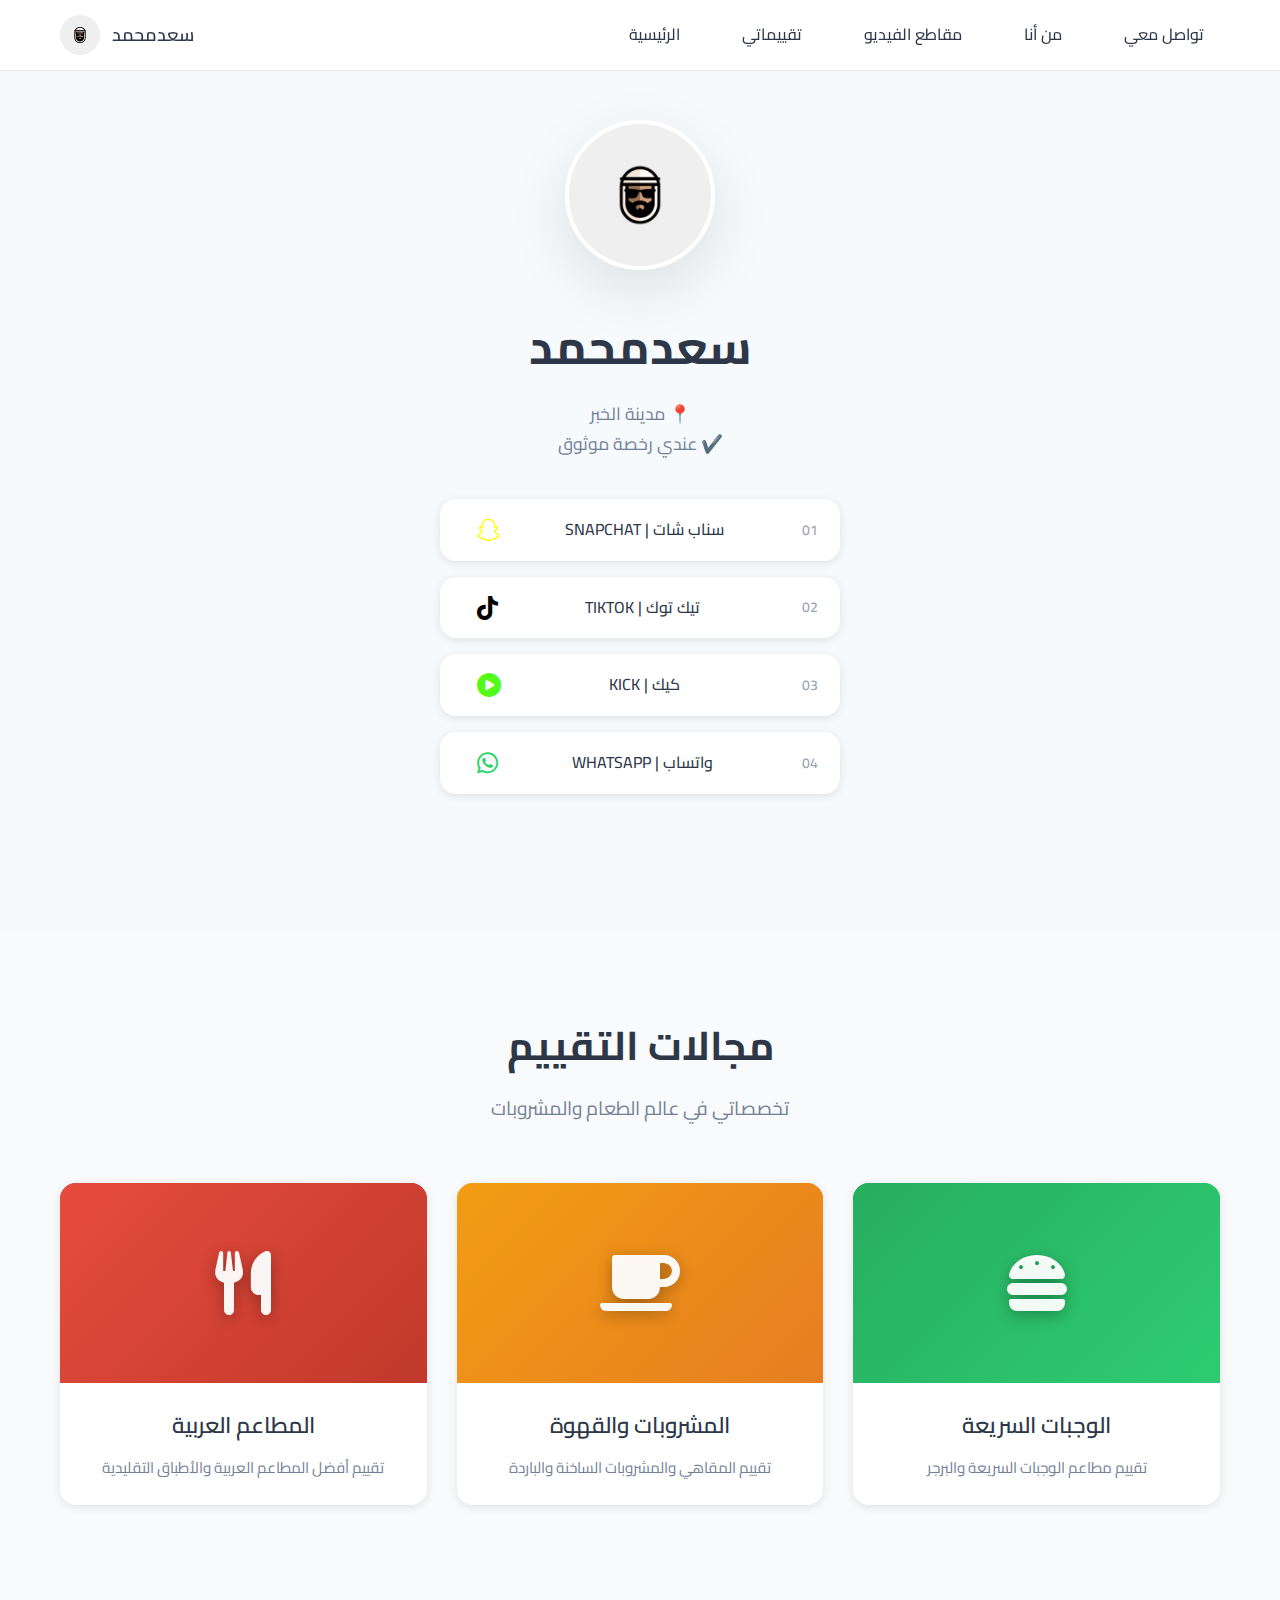
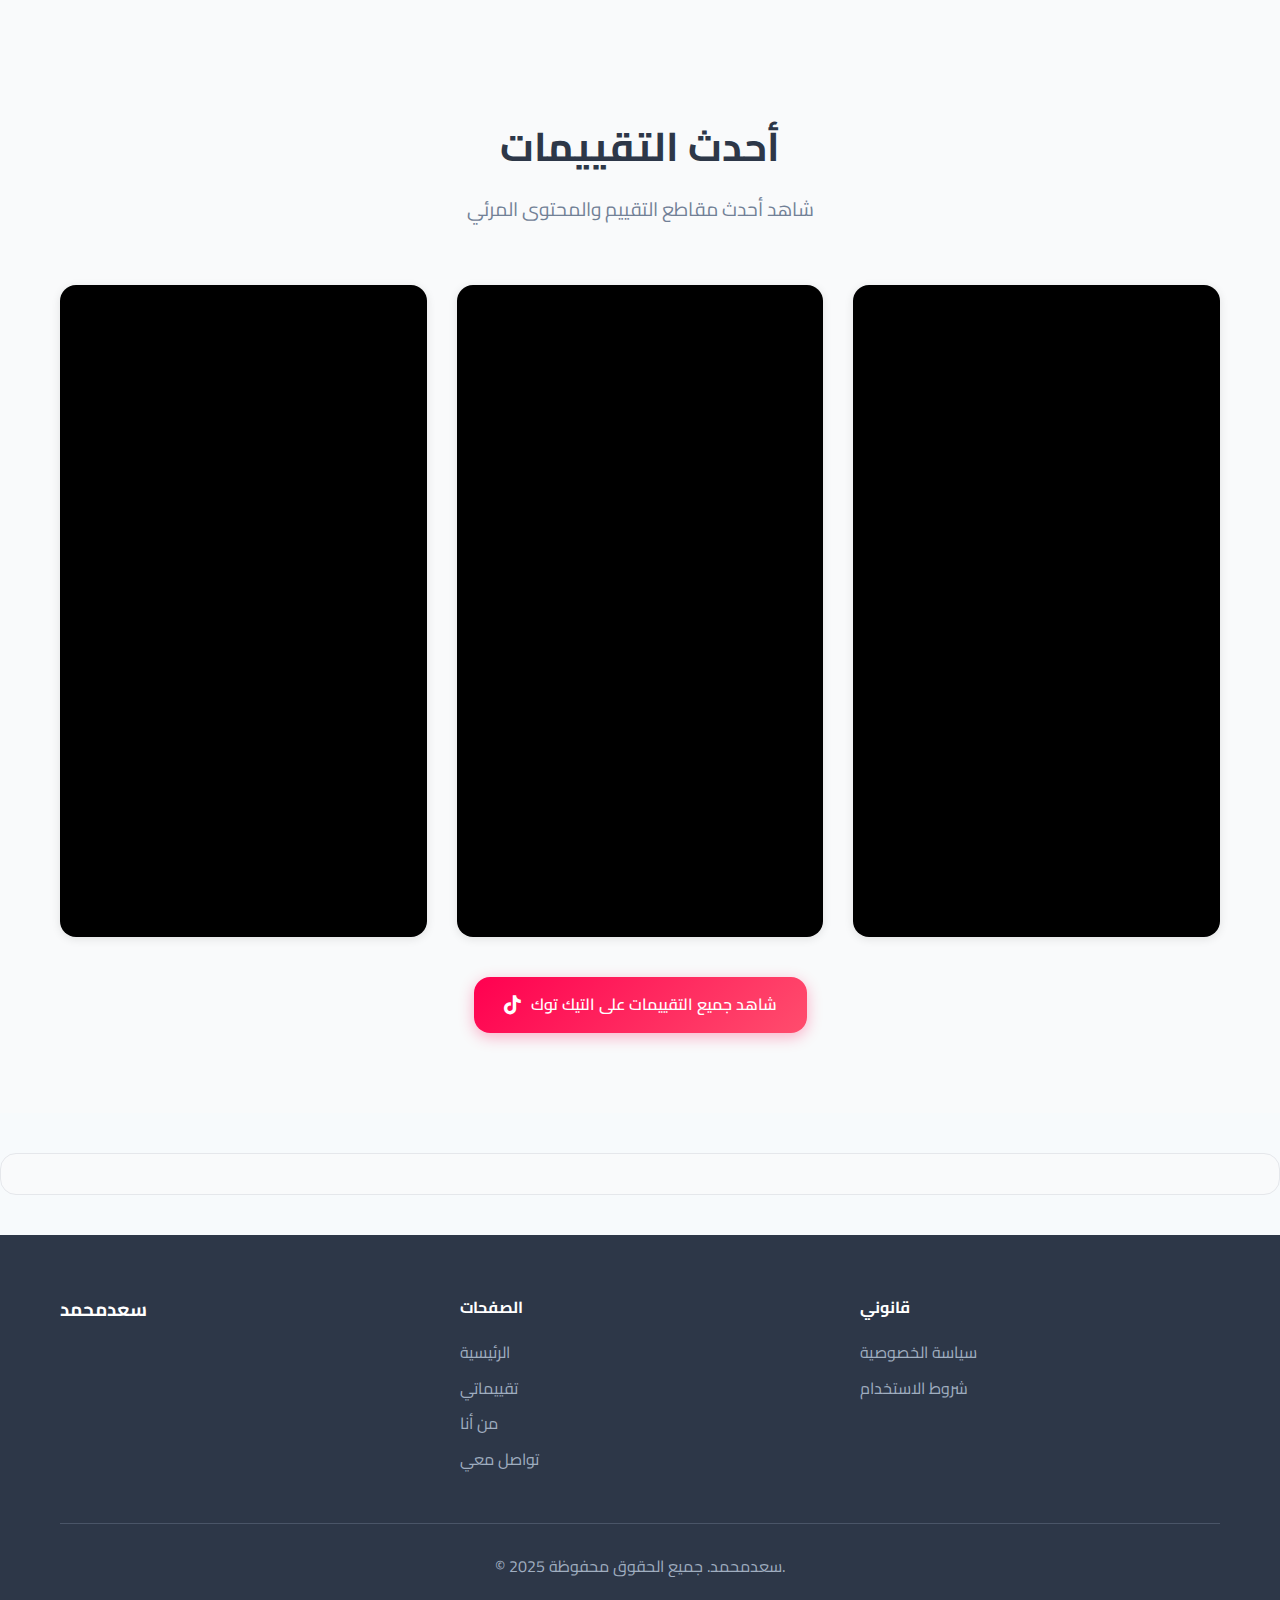
<file: index.html>
<!DOCTYPE html>
<html lang="ar" dir="ltr">
<head>
    <meta charset="UTF-8">
    <meta name="viewport" content="width=device-width, initial-scale=1.0">
    
    <!-- SEO Meta Tags -->
    <title>سعدمحمد</title>
    <meta name="description" content="اكتشف أفضل المطاعم والمشروبات مع سعدمحمد يشارككم تجاربه وتقييماته لأشهى الأطباق وألذ المشروبات">
    <meta name="keywords" content="تقييم طعام, نقد مطاعم, مشروبات, مطاعم, أطباق, سعدمحمد, طعام عربي, مطاعم الرياض">
    <meta name="author" content="سعدمحمد">
    
    <!-- Open Graph Meta Tags -->
    <meta property="og:type" content="website">
    <meta property="og:title" content="سعدمحمد">
    <meta property="og:description" content="اكتشف أفضل المطاعم والمشروبات مع سعدمحمد">
    <meta property="og:image" content="my-profile.jpg">
    <meta property="og:url" content="">
    
    <!-- Twitter Card Meta Tags -->
    <meta name="twitter:card" content="summary_large_image">
    <meta name="twitter:description" content="اكتشف أفضل المطاعم والمشروبات مع سعدمحمد">
    <meta name="twitter:image" content="my-profile.jpg">
    
    <!-- Favicon -->
    <link rel="icon" type="image/x-icon" href="my-profile.jpg">
    
    <!-- PWA Manifest -->
    <link rel="manifest" href="manifest.json">
    <meta name="theme-color" content="#e74c3c">
    <meta name="apple-mobile-web-app-capable" content="yes">
    <meta name="apple-mobile-web-app-status-bar-style" content="default">
    <meta name="apple-mobile-web-app-title" content="سعدمحمد">
    <link rel="apple-touch-icon" href="my-profile.jpg">
    
    <link rel="stylesheet" href="styles.css">
    <link href="https://fonts.googleapis.com/css2?family=Cairo:wght@300;400;500;600;700&display=swap" rel="stylesheet">
    <link rel="stylesheet" href="https://cdnjs.cloudflare.com/ajax/libs/font-awesome/6.0.0/css/all.min.css">
    
    <!-- Google AdSense Script -->
    <script async src="https://pagead2.googlesyndication.com/pagead/js/adsbygoogle.js?client=ca-pub-7261735449940731"
            crossorigin="anonymous"></script>
            
    <!-- Google Analytics (اختياري) -->
    <!-- <script async src="https://www.googletagmanager.com/gtag/js?id=GA_MEASUREMENT_ID"></script>
    <script>
        window.dataLayer = window.dataLayer || [];
        function gtag(){dataLayer.push(arguments);}
        gtag('js', new Date());
        gtag('config', 'GA_MEASUREMENT_ID');
    </script> -->
</head>
<body>
    <!-- Navigation Header -->
    <header class="header">
        <nav class="nav-container">
            <div class="logo">
                <img src="my-profile.jpg" alt="سعدمحمد" class="logo-img">
                <span class="logo-text">سعدمحمد</span>
            </div>
            <ul class="nav-menu">
                <li><a href="#home" class="nav-link">الرئيسية</a></li>
                <li><a href="reviews.html" class="nav-link">تقييماتي</a></li>
                <li><a href="#videos" class="nav-link">مقاطع الفيديو</a></li>
                <li><a href="about.html" class="nav-link">من أنا</a></li>
                <li><a href="contact.html" class="nav-link">تواصل معي</a></li>
            </ul>
            <div class="mobile-menu-toggle">
                <span></span>
                <span></span>
                <span></span>
            </div>
        </nav>
    </header>

    <!-- Main Content -->
    <main>
        <!-- Hero Section -->
        <section id="home" class="hero-section">
            <div class="container">
                <div class="hero-content">
                    <div class="profile-section">
                        <div class="profile-image">
                            <img src="my-profile.jpg" alt="سعدمحمد" />
                        </div>
                        <h1 class="hero-title">سعدمحمد</h1>
                        <p class="hero-description">مدينة الخبر 📍<br>عندي رخصة موثوق ✔️</p>
                        
                        <!-- Social Links -->
                        <div class="social-links-container">
                            <a href="https://snapchat.com/add/s3dqe" class="social-link" target="_blank">
                                <i class="fab fa-snapchat-ghost social-icon snapchat-icon"></i>
                                <span class="platform-name">SNAPCHAT | سناب شات</span>
                                <span class="number">01</span>
                            </a>
                            
                            <a href="https://tiktok.com/@s3dqe" class="social-link" target="_blank">
                                <i class="fab fa-tiktok social-icon tiktok-icon"></i>
                                <span class="platform-name">TIKTOK | تيك توك</span>
                                <span class="number">02</span>
                            </a>
                            
                            <a href="https://kick.com/s3dqe" class="social-link" target="_blank">
                                <i class="fas fa-play-circle social-icon kick-icon"></i>
                                <span class="platform-name">KICK | كيك</span>
                                <span class="number">03</span>
                            </a>
                            
                            <a href="https://wa.me/966566772627" class="social-link" target="_blank">
                                <i class="fab fa-whatsapp social-icon whatsapp-icon"></i>
                                <span class="platform-name">WHATSAPP | واتساب</span>
                                <span class="number">04</span>
                            </a>
                        </div>
                    </div>
                </div>
            </div>
        </section>

        <!-- Gradient Cards Section -->
        <section id="reviews" class="articles-section">
            <div class="container">
                <div class="section-header">
                    <h2 class="section-title">مجالات التقييم</h2>
                    <p class="section-subtitle">تخصصاتي في عالم الطعام والمشروبات</p>
                </div>
                
                <div class="articles-grid">
                    <div class="gradient-card">
                        <div class="gradient-bg ai-gradient">
                            <i class="fas fa-utensils"></i>
                        </div>
                        <div class="card-content">
                            <h3 class="card-title">المطاعم العربية</h3>
                            <p class="card-description">تقييم أفضل المطاعم العربية والأطباق التقليدية</p>
                        </div>
                    </div>

                    <div class="gradient-card">
                        <div class="gradient-bg finance-gradient">
                            <i class="fas fa-coffee"></i>
                        </div>
                        <div class="card-content">
                            <h3 class="card-title">المشروبات والقهوة</h3>
                            <p class="card-description">تقييم المقاهي والمشروبات الساخنة والباردة</p>
                        </div>
                    </div>

                    <div class="gradient-card">
                        <div class="gradient-bg tech-gradient">
                            <i class="fas fa-hamburger"></i>
                        </div>
                        <div class="card-content">
                            <h3 class="card-title">الوجبات السريعة</h3>
                            <p class="card-description">تقييم مطاعم الوجبات السريعة والبرجر</p>
                        </div>
                    </div>
                </div>
            </div>
        </section>

        <!-- TikTok Videos Section -->
        <section id="videos" class="videos-section">
            <div class="container">
                <div class="section-header">
                    <h2 class="section-title">أحدث التقييمات</h2>
                    <p class="section-subtitle">شاهد أحدث مقاطع التقييم والمحتوى المرئي</p>
                </div>
                
                <div class="videos-grid">
                    <div class="video-card">
                        <div class="video-embed">
                            <iframe 
                                src="https://www.tiktok.com/embed/v2/7517957218189249800" 
                                width="325" 
                                height="580" 
                                frameborder="0" 
                                scrolling="no" 
                                allowtransparency="true"
                                allow="encrypted-media">
                            </iframe>
                        </div>
                    </div>

                    <div class="video-card">
                        <div class="video-embed">
                            <iframe 
                                src="https://www.tiktok.com/embed/v2/7513328047848754450" 
                                width="325" 
                                height="580" 
                                frameborder="0" 
                                scrolling="no" 
                                allowtransparency="true"
                                allow="encrypted-media">
                            </iframe>
                        </div>
                    </div>

                    <div class="video-card">
                        <div class="video-embed">
                            <iframe 
                                src="https://www.tiktok.com/embed/v2/7513887464646249746" 
                                width="325" 
                                height="580" 
                                frameborder="0" 
                                scrolling="no" 
                                allowtransparency="true"
                                allow="encrypted-media">
                            </iframe>
                        </div>
                    </div>
                </div>
                
                <div class="videos-cta">
                    <a href="https://tiktok.com/@s3dqe" class="btn-primary" target="_blank">
                        <i class="fab fa-tiktok"></i>
                        شاهد جميع التقييمات على التيك توك
                    </a>
                </div>
            </div>
        </section>

        <!-- Ad Section -->
        <div class="ad-section">
            <ins class="adsbygoogle"
                 style="display:block"
                 data-ad-client="ca-pub-YOUR_PUBLISHER_ID"
                 data-ad-slot="YOUR_AD_SLOT_ID"
                 data-ad-format="auto"
                 data-full-width-responsive="true"></ins>
            <script>
                 (adsbygoogle = window.adsbygoogle || []).push({});
            </script>
        </div>
    </main>

    <!-- Footer -->
    <footer class="footer">
        <div class="container">
            <div class="footer-content">
                <div class="footer-section">
                    <h3>سعدمحمد</h3>
                </div>
                
                <div class="footer-section">
                    <h4>الصفحات</h4>
                    <ul class="footer-links">
                        <li><a href="index.html">الرئيسية</a></li>
                        <li><a href="reviews.html">تقييماتي</a></li>
                        <li><a href="about.html">من أنا</a></li>
                        <li><a href="contact.html">تواصل معي</a></li>
                    </ul>
                </div>
                
                <div class="footer-section">
                    <h4>قانوني</h4>
                    <ul class="footer-links">
                        <li><a href="privacy-policy.html">سياسة الخصوصية</a></li>
                        <li><a href="terms.html">شروط الاستخدام</a></li>
                    </ul>
                </div>
            </div>
            
            <div class="footer-bottom">
                <p>&copy; 2025 سعدمحمد. جميع الحقوق محفوظة.</p>
            </div>
        </div>
    </footer>

    <script src="script.js"></script>
</body>
</html>
</file>
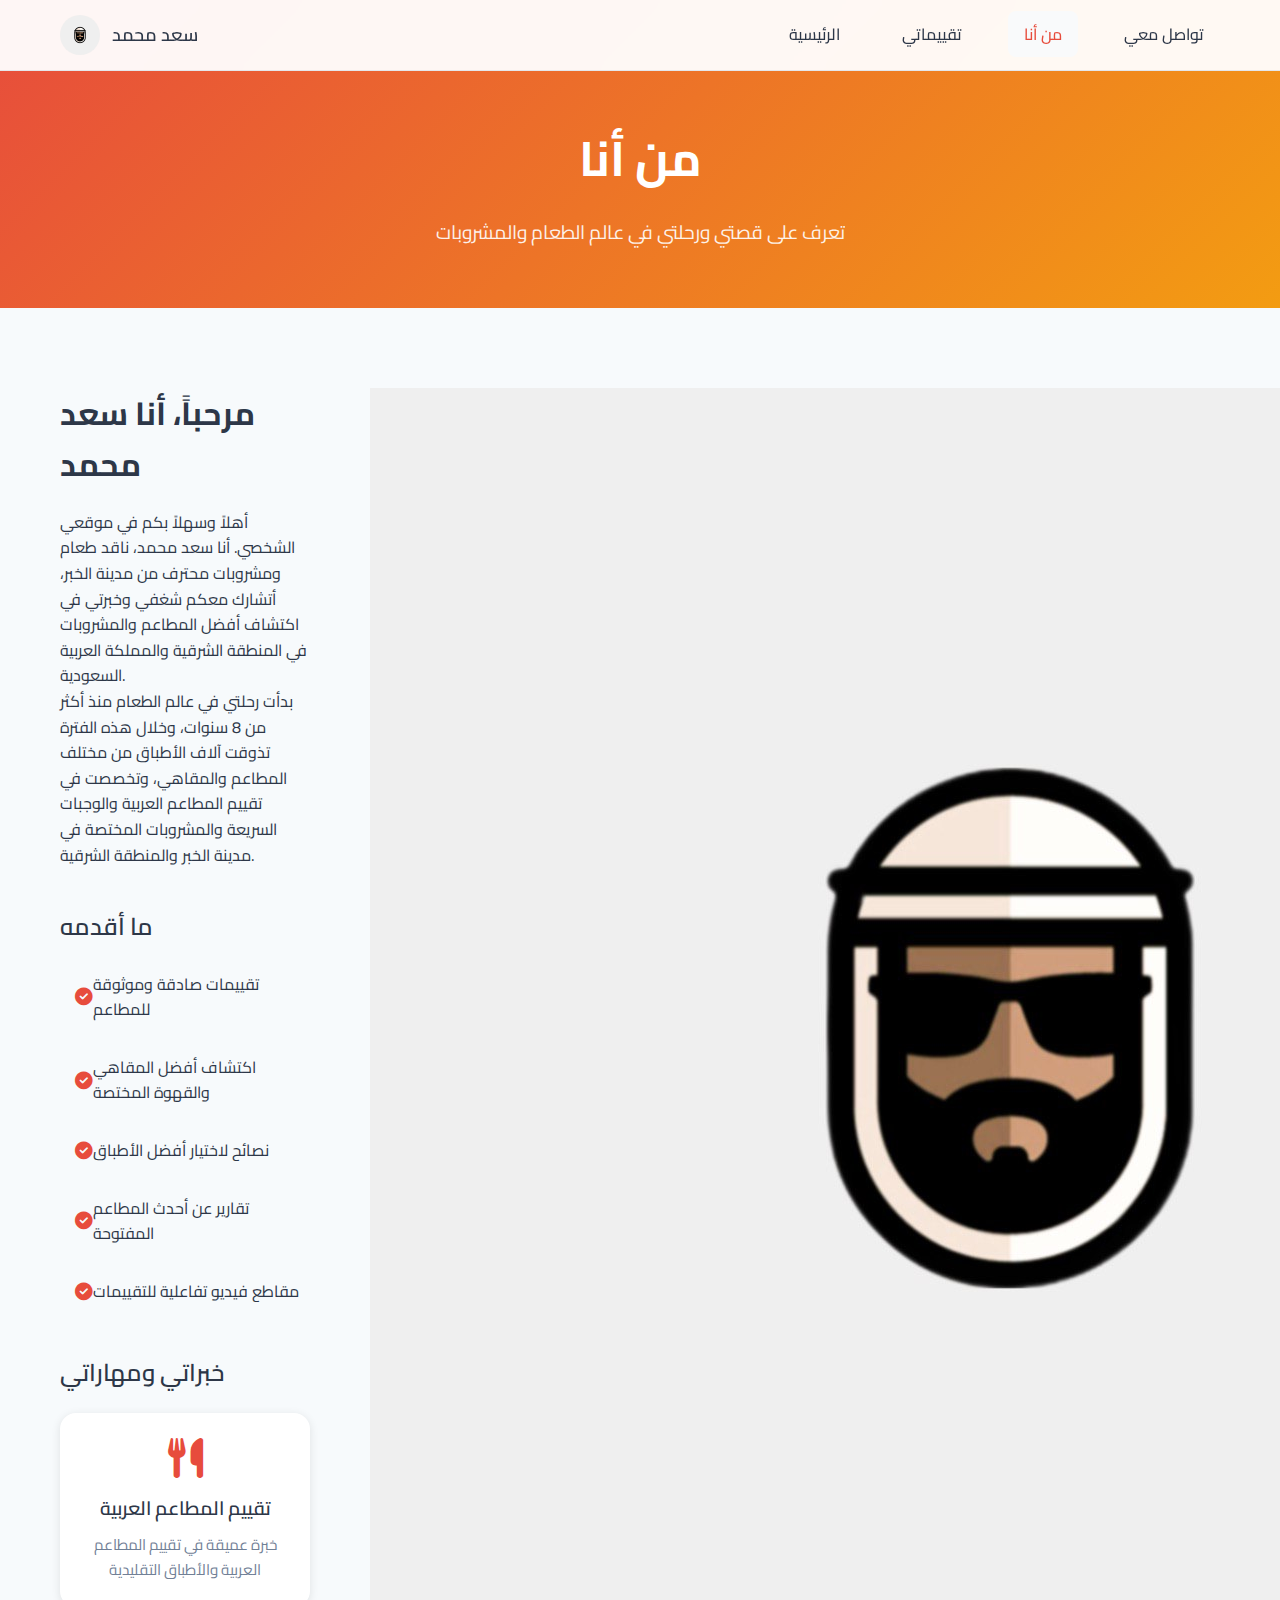
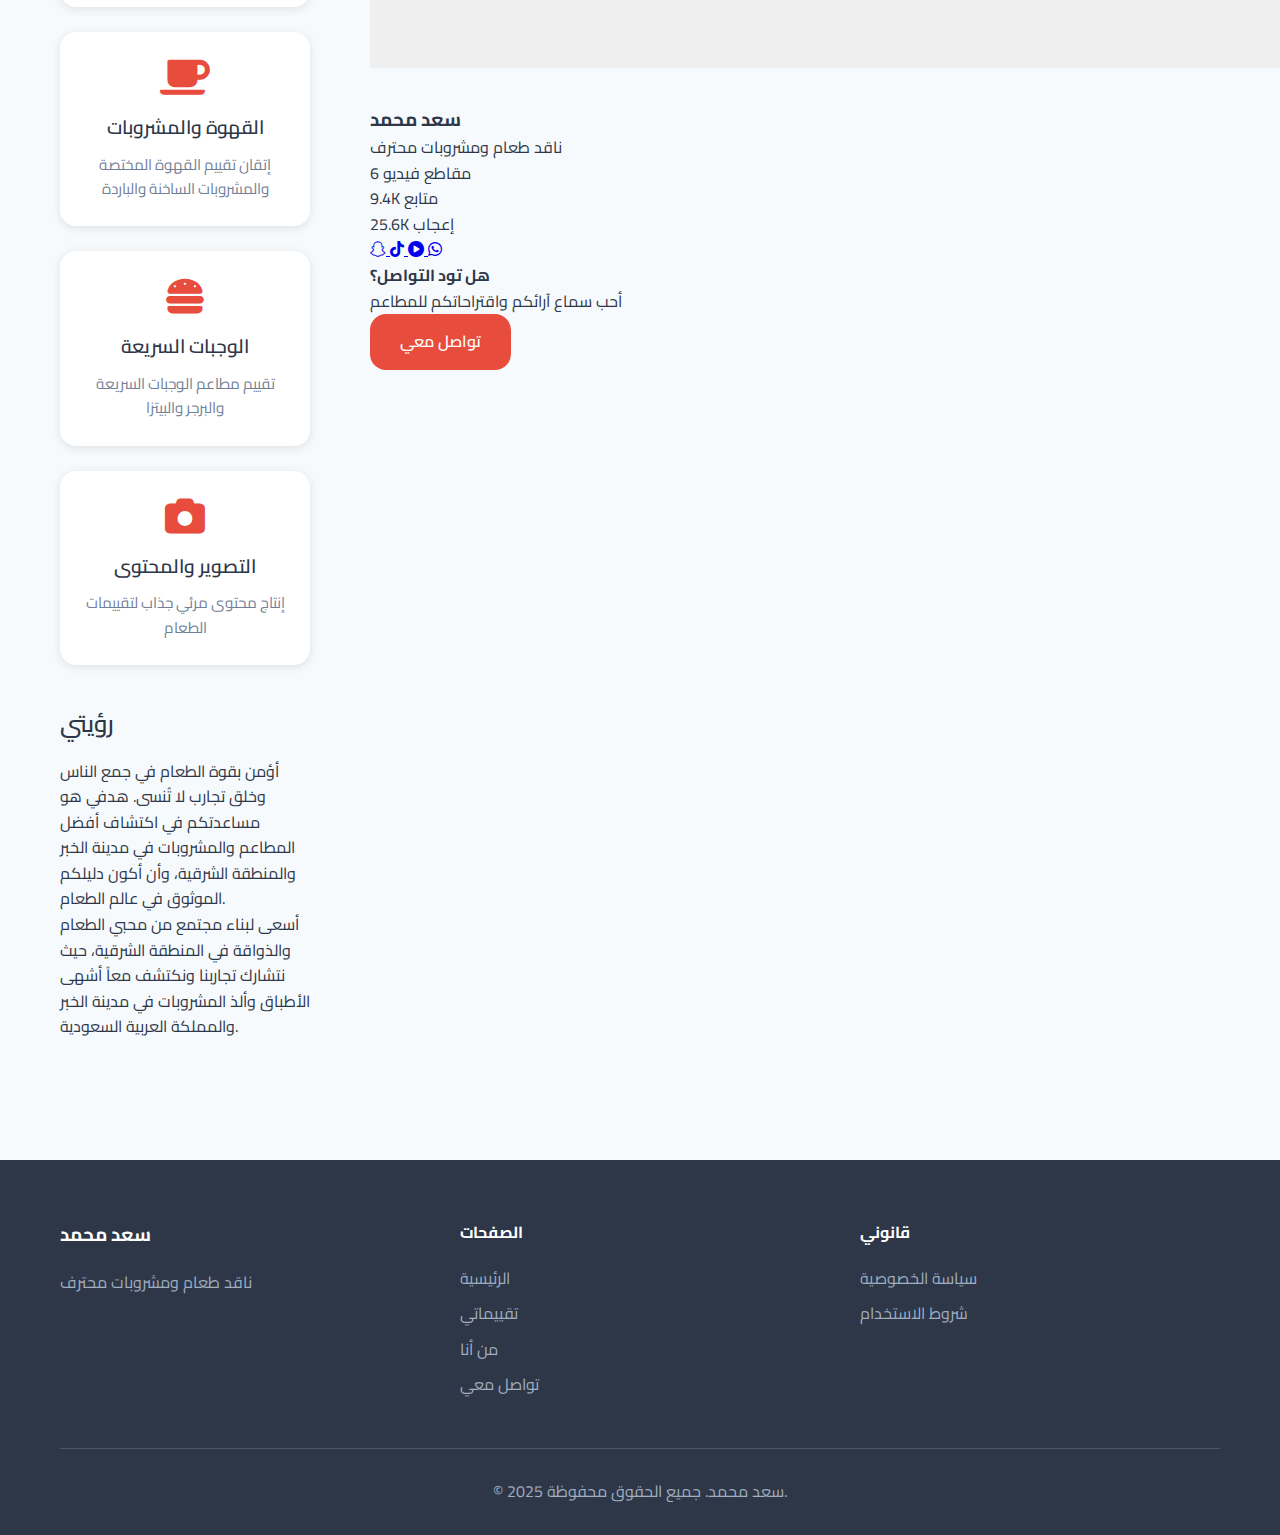
<file: about.html>
<!DOCTYPE html>
<html lang="ar" dir="ltr">
<head>
    <meta charset="UTF-8">
    <meta name="viewport" content="width=device-width, initial-scale=1.0">
    <title>من أنا - سعد محمد | ناقد طعام ومشروبات</title>
    <meta name="description" content="تعرف على سعد محمد، ناقد طعام ومشروبات محترف يشارككم تجاربه وتقييماته لأفضل المطاعم والمشروبات">
    <link rel="stylesheet" href="styles.css">
    <link href="https://fonts.googleapis.com/css2?family=Cairo:wght@300;400;500;600;700&display=swap" rel="stylesheet">
    <link rel="stylesheet" href="https://cdnjs.cloudflare.com/ajax/libs/font-awesome/6.0.0/css/all.min.css">
</head>
<body>
    <!-- Navigation Header -->
    <header class="header">
        <nav class="nav-container">
            <div class="logo">
                <img src="my-profile.jpg" alt="سعد محمد" class="logo-img">
                <span class="logo-text">سعد محمد</span>
            </div>
            <ul class="nav-menu">
                <li><a href="index.html" class="nav-link">الرئيسية</a></li>
                <li><a href="reviews.html" class="nav-link">تقييماتي</a></li>
                <li><a href="about.html" class="nav-link active">من أنا</a></li>
                <li><a href="contact.html" class="nav-link">تواصل معي</a></li>
            </ul>
            <div class="mobile-menu-toggle">
                <span></span>
                <span></span>
                <span></span>
            </div>
        </nav>
    </header>

    <main>
        <!-- About Hero Section -->
        <section class="page-hero">
            <div class="container">
                <div class="page-hero-content">
                    <h1 class="page-title">من أنا</h1>
                    <p class="page-subtitle">تعرف على قصتي ورحلتي في عالم الطعام والمشروبات</p>
                </div>
            </div>
        </section>

        <!-- About Content -->
        <section class="about-content">
            <div class="container">
                <div class="about-grid">
                    <div class="about-text">
                        <div class="content-section">
                            <h2>مرحباً، أنا سعد محمد</h2>
                            <p>أهلاً وسهلاً بكم في موقعي الشخصي. أنا سعد محمد، ناقد طعام ومشروبات محترف من مدينة الخبر، أتشارك معكم شغفي وخبرتي في اكتشاف أفضل المطاعم والمشروبات في المنطقة الشرقية والمملكة العربية السعودية.</p>
                            
                            <p>بدأت رحلتي في عالم الطعام منذ أكثر من 8 سنوات، وخلال هذه الفترة تذوقت آلاف الأطباق من مختلف المطاعم والمقاهي، وتخصصت في تقييم المطاعم العربية والوجبات السريعة والمشروبات المختصة في مدينة الخبر والمنطقة الشرقية.</p>
                        </div>

                        <div class="content-section">
                            <h3>ما أقدمه</h3>
                            <ul class="features-list">
                                <li><i class="fas fa-check-circle"></i> تقييمات صادقة وموثوقة للمطاعم</li>
                                <li><i class="fas fa-check-circle"></i> اكتشاف أفضل المقاهي والقهوة المختصة</li>
                                <li><i class="fas fa-check-circle"></i> نصائح لاختيار أفضل الأطباق</li>
                                <li><i class="fas fa-check-circle"></i> تقارير عن أحدث المطاعم المفتوحة</li>
                                <li><i class="fas fa-check-circle"></i> مقاطع فيديو تفاعلية للتقييمات</li>
                            </ul>
                        </div>

                        <div class="content-section">
                            <h3>خبراتي ومهاراتي</h3>
                            <div class="skills-grid">
                                <div class="skill-item">
                                    <i class="fas fa-utensils skill-icon"></i>
                                    <h4>تقييم المطاعم العربية</h4>
                                    <p>خبرة عميقة في تقييم المطاعم العربية والأطباق التقليدية</p>
                                </div>
                                <div class="skill-item">
                                    <i class="fas fa-coffee skill-icon"></i>
                                    <h4>القهوة والمشروبات</h4>
                                    <p>إتقان تقييم القهوة المختصة والمشروبات الساخنة والباردة</p>
                                </div>
                                <div class="skill-item">
                                    <i class="fas fa-hamburger skill-icon"></i>
                                    <h4>الوجبات السريعة</h4>
                                    <p>تقييم مطاعم الوجبات السريعة والبرجر والبيتزا</p>
                                </div>
                                <div class="skill-item">
                                    <i class="fas fa-camera skill-icon"></i>
                                    <h4>التصوير والمحتوى</h4>
                                    <p>إنتاج محتوى مرئي جذاب لتقييمات الطعام</p>
                                </div>
                            </div>
                        </div>

                        <div class="content-section">
                            <h3>رؤيتي</h3>
                            <p>أؤمن بقوة الطعام في جمع الناس وخلق تجارب لا تُنسى. هدفي هو مساعدتكم في اكتشاف أفضل المطاعم والمشروبات في مدينة الخبر والمنطقة الشرقية، وأن أكون دليلكم الموثوق في عالم الطعام.</p>
                            
                            <p>أسعى لبناء مجتمع من محبي الطعام والذواقة في المنطقة الشرقية، حيث نتشارك تجاربنا ونكتشف معاً أشهى الأطباق وألذ المشروبات في مدينة الخبر والمملكة العربية السعودية.</p>
                        </div>
                    </div>

                    <div class="about-sidebar">
                        <div class="profile-card">
                            <img src="my-profile.jpg" alt="سعد محمد" class="profile-image">
                            <h3>سعد محمد</h3>
                            <p class="profile-title">ناقد طعام ومشروبات محترف</p>
                            
                            <div class="profile-stats">
                                <div class="stat">
                                    <span class="stat-number">6</span>
                                    <span class="stat-label">مقاطع فيديو</span>
                                </div>
                                <div class="stat">
                                    <span class="stat-number">9.4K</span>
                                    <span class="stat-label">متابع</span>
                                </div>
                                <div class="stat">
                                    <span class="stat-number">25.6K</span>
                                    <span class="stat-label">إعجاب</span>
                                </div>
                            </div>
                            
                            <div class="profile-social">
                                <a href="https://snapchat.com/add/s3dqe" target="_blank" class="social-icon-link">
                                    <i class="fab fa-snapchat-ghost"></i>
                                </a>
                                <a href="https://tiktok.com/@s3dqe" target="_blank" class="social-icon-link">
                                    <i class="fab fa-tiktok"></i>
                                </a>
                                <a href="https://kick.com/s3dqe" target="_blank" class="social-icon-link">
                                    <i class="fas fa-play-circle"></i>
                                </a>
                                <a href="https://wa.me/966566772627" target="_blank" class="social-icon-link">
                                    <i class="fab fa-whatsapp"></i>
                                </a>
                            </div>
                        </div>

                        <div class="contact-cta">
                            <h4>هل تود التواصل؟</h4>
                            <p>أحب سماع آرائكم واقتراحاتكم للمطاعم</p>
                            <a href="contact.html" class="btn-primary">تواصل معي</a>
                        </div>
                    </div>
                </div>
            </div>
        </section>
    </main>

    <!-- Footer -->
    <footer class="footer">
        <div class="container">
            <div class="footer-content">
                <div class="footer-section">
                    <h3>سعد محمد</h3>
                    <p>ناقد طعام ومشروبات محترف</p>
                </div>
                
                <div class="footer-section">
                    <h4>الصفحات</h4>
                    <ul class="footer-links">
                        <li><a href="index.html">الرئيسية</a></li>
                        <li><a href="reviews.html">تقييماتي</a></li>
                        <li><a href="about.html">من أنا</a></li>
                        <li><a href="contact.html">تواصل معي</a></li>
                    </ul>
                </div>
                
                <div class="footer-section">
                    <h4>قانوني</h4>
                    <ul class="footer-links">
                        <li><a href="privacy-policy.html">سياسة الخصوصية</a></li>
                        <li><a href="terms.html">شروط الاستخدام</a></li>
                    </ul>
                </div>
            </div>
            
            <div class="footer-bottom">
                <p>&copy; 2025 سعد محمد. جميع الحقوق محفوظة.</p>
            </div>
        </div>
    </footer>

    <script src="script.js"></script>
</body>
</html>
</file>
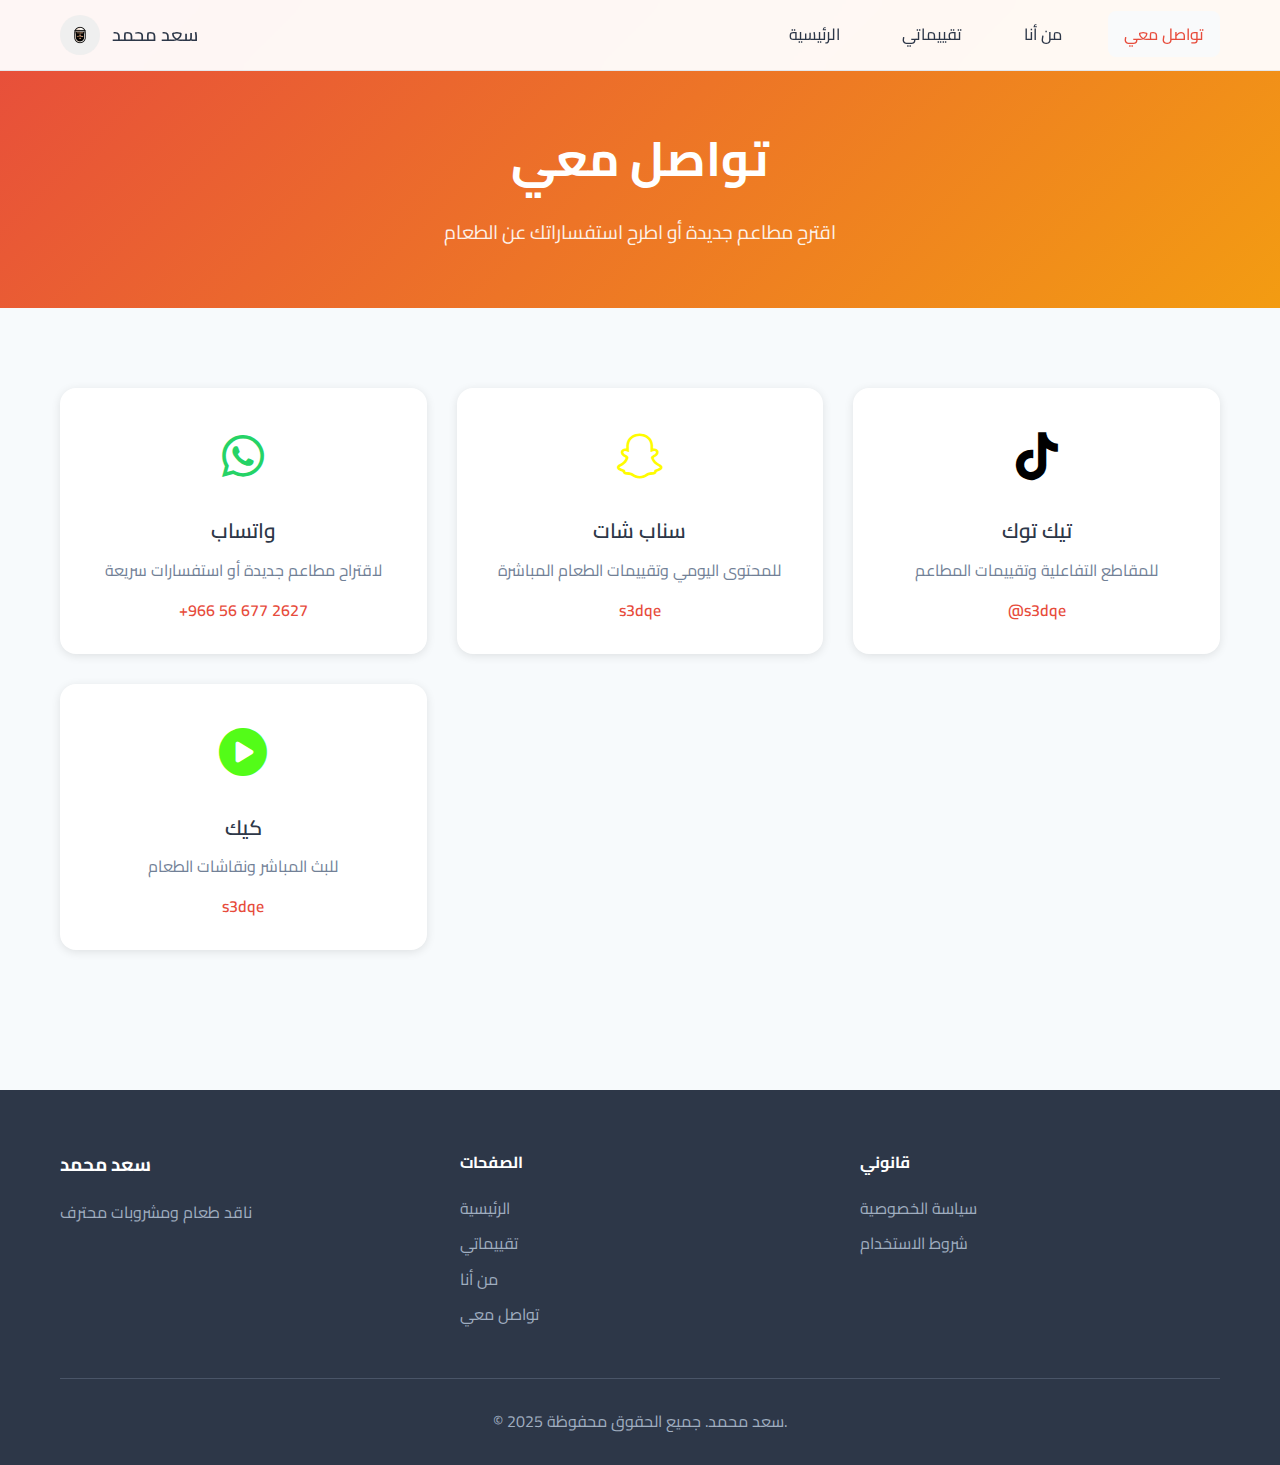
<file: contact.html>
<!DOCTYPE html>
<html lang="ar" dir="ltr">
<head>
    <meta charset="UTF-8">
    <meta name="viewport" content="width=device-width, initial-scale=1.0">
    <title>تواصل معي - سعد محمد | ناقد طعام ومشروبات</title>
    <meta name="description" content="تواصل مع سعد محمد - اقترح مطاعم جديدة أو اطرح استفساراتك عن الطعام والمشروبات">
    <link rel="stylesheet" href="styles.css">
    <link href="https://fonts.googleapis.com/css2?family=Cairo:wght@300;400;500;600;700&display=swap" rel="stylesheet">
    <link rel="stylesheet" href="https://cdnjs.cloudflare.com/ajax/libs/font-awesome/6.0.0/css/all.min.css">
</head>
<body>
    <!-- Navigation Header -->
    <header class="header">
        <nav class="nav-container">
            <div class="logo">
                <img src="my-profile.jpg" alt="سعد محمد" class="logo-img">
                <span class="logo-text">سعد محمد</span>
            </div>
            <ul class="nav-menu">
                <li><a href="index.html" class="nav-link">الرئيسية</a></li>
                <li><a href="reviews.html" class="nav-link">تقييماتي</a></li>
                <li><a href="about.html" class="nav-link">من أنا</a></li>
                <li><a href="contact.html" class="nav-link active">تواصل معي</a></li>
            </ul>
            <div class="mobile-menu-toggle">
                <span></span>
                <span></span>
                <span></span>
            </div>
        </nav>
    </header>

    <main>
        <!-- Contact Hero Section -->
        <section class="page-hero">
            <div class="container">
                <div class="page-hero-content">
                    <h1 class="page-title">تواصل معي</h1>
                    <p class="page-subtitle">اقترح مطاعم جديدة أو اطرح استفساراتك عن الطعام</p>
                </div>
            </div>
        </section>

        <!-- Contact Content -->
        <section class="contact-content">
            <div class="container">
                <div class="contact-methods">
                    <div class="contact-method">
                        <div class="method-icon">
                            <i class="fab fa-whatsapp"></i>
                        </div>
                        <div class="method-content">
                            <h3>واتساب</h3>
                            <p>لاقتراح مطاعم جديدة أو استفسارات سريعة</p>
                            <a href="https://wa.me/966566772627" target="_blank" class="method-link">+966 56 677 2627</a>
                        </div>
                    </div>

                    <div class="contact-method">
                        <div class="method-icon">
                            <i class="fab fa-snapchat-ghost"></i>
                        </div>
                        <div class="method-content">
                            <h3>سناب شات</h3>
                            <p>للمحتوى اليومي وتقييمات الطعام المباشرة</p>
                            <a href="https://snapchat.com/add/s3dqe" target="_blank" class="method-link">s3dqe</a>
                        </div>
                    </div>

                    <div class="contact-method">
                        <div class="method-icon">
                            <i class="fab fa-tiktok"></i>
                        </div>
                        <div class="method-content">
                            <h3>تيك توك</h3>
                            <p>للمقاطع التفاعلية وتقييمات المطاعم</p>
                            <a href="https://tiktok.com/@s3dqe" target="_blank" class="method-link">@s3dqe</a>
                        </div>
                    </div>

                    <div class="contact-method">
                        <div class="method-icon">
                            <i class="fas fa-play-circle"></i>
                        </div>
                        <div class="method-content">
                            <h3>كيك</h3>
                            <p>للبث المباشر ونقاشات الطعام</p>
                            <a href="https://kick.com/s3dqe" target="_blank" class="method-link">s3dqe</a>
                        </div>
                    </div>
                </div>
            </div>
        </section>
    </main>

    <!-- Footer -->
    <footer class="footer">
        <div class="container">
            <div class="footer-content">
                <div class="footer-section">
                    <h3>سعد محمد</h3>
                    <p>ناقد طعام ومشروبات محترف</p>
                </div>
                
                <div class="footer-section">
                    <h4>الصفحات</h4>
                    <ul class="footer-links">
                        <li><a href="index.html">الرئيسية</a></li>
                        <li><a href="reviews.html">تقييماتي</a></li>
                        <li><a href="about.html">من أنا</a></li>
                        <li><a href="contact.html">تواصل معي</a></li>
                    </ul>
                </div>
                
                <div class="footer-section">
                    <h4>قانوني</h4>
                    <ul class="footer-links">
                        <li><a href="privacy-policy.html">سياسة الخصوصية</a></li>
                        <li><a href="terms.html">شروط الاستخدام</a></li>
                    </ul>
                </div>
            </div>
            
            <div class="footer-bottom">
                <p>&copy; 2025 سعد محمد. جميع الحقوق محفوظة.</p>
            </div>
        </div>
    </footer>

    <script src="script.js"></script>
</body>
</html>
</file>
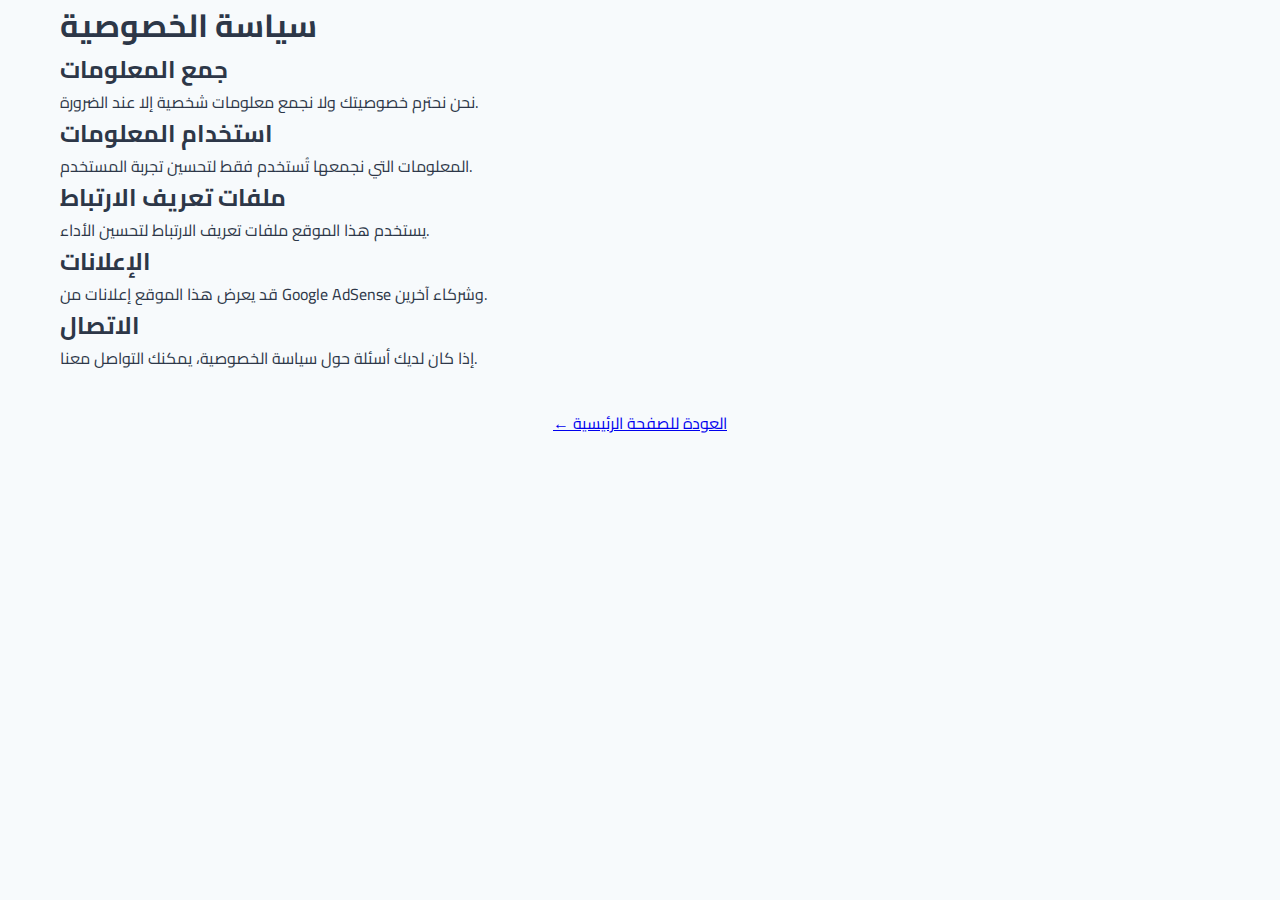
<file: privacy-policy.html>
<!DOCTYPE html>
<html lang="ar" dir="ltr">
<head>
    <meta charset="UTF-8">
    <meta name="viewport" content="width=device-width, initial-scale=1.0">
    <title>سياسة الخصوصية - سعد محمد</title>
    <link rel="stylesheet" href="styles.css">
    <link href="https://fonts.googleapis.com/css2?family=Cairo:wght@300;400;500;600&display=swap" rel="stylesheet">
</head>
<body>
    <div class="container">
        <div class="page-content">
            <h1>سياسة الخصوصية</h1>
            
            <h2>جمع المعلومات</h2>
            <p>نحن نحترم خصوصيتك ولا نجمع معلومات شخصية إلا عند الضرورة.</p>
            
            <h2>استخدام المعلومات</h2>
            <p>المعلومات التي نجمعها تُستخدم فقط لتحسين تجربة المستخدم.</p>
            
            <h2>ملفات تعريف الارتباط</h2>
            <p>يستخدم هذا الموقع ملفات تعريف الارتباط لتحسين الأداء.</p>
            
            <h2>الإعلانات</h2>
            <p>قد يعرض هذا الموقع إعلانات من Google AdSense وشركاء آخرين.</p>
            
            <h2>الاتصال</h2>
            <p>إذا كان لديك أسئلة حول سياسة الخصوصية، يمكنك التواصل معنا.</p>
            
            <div class="back-link">
                <a href="index.html">← العودة للصفحة الرئيسية</a>
            </div>
        </div>
    </div>
</body>
</html>
</file>
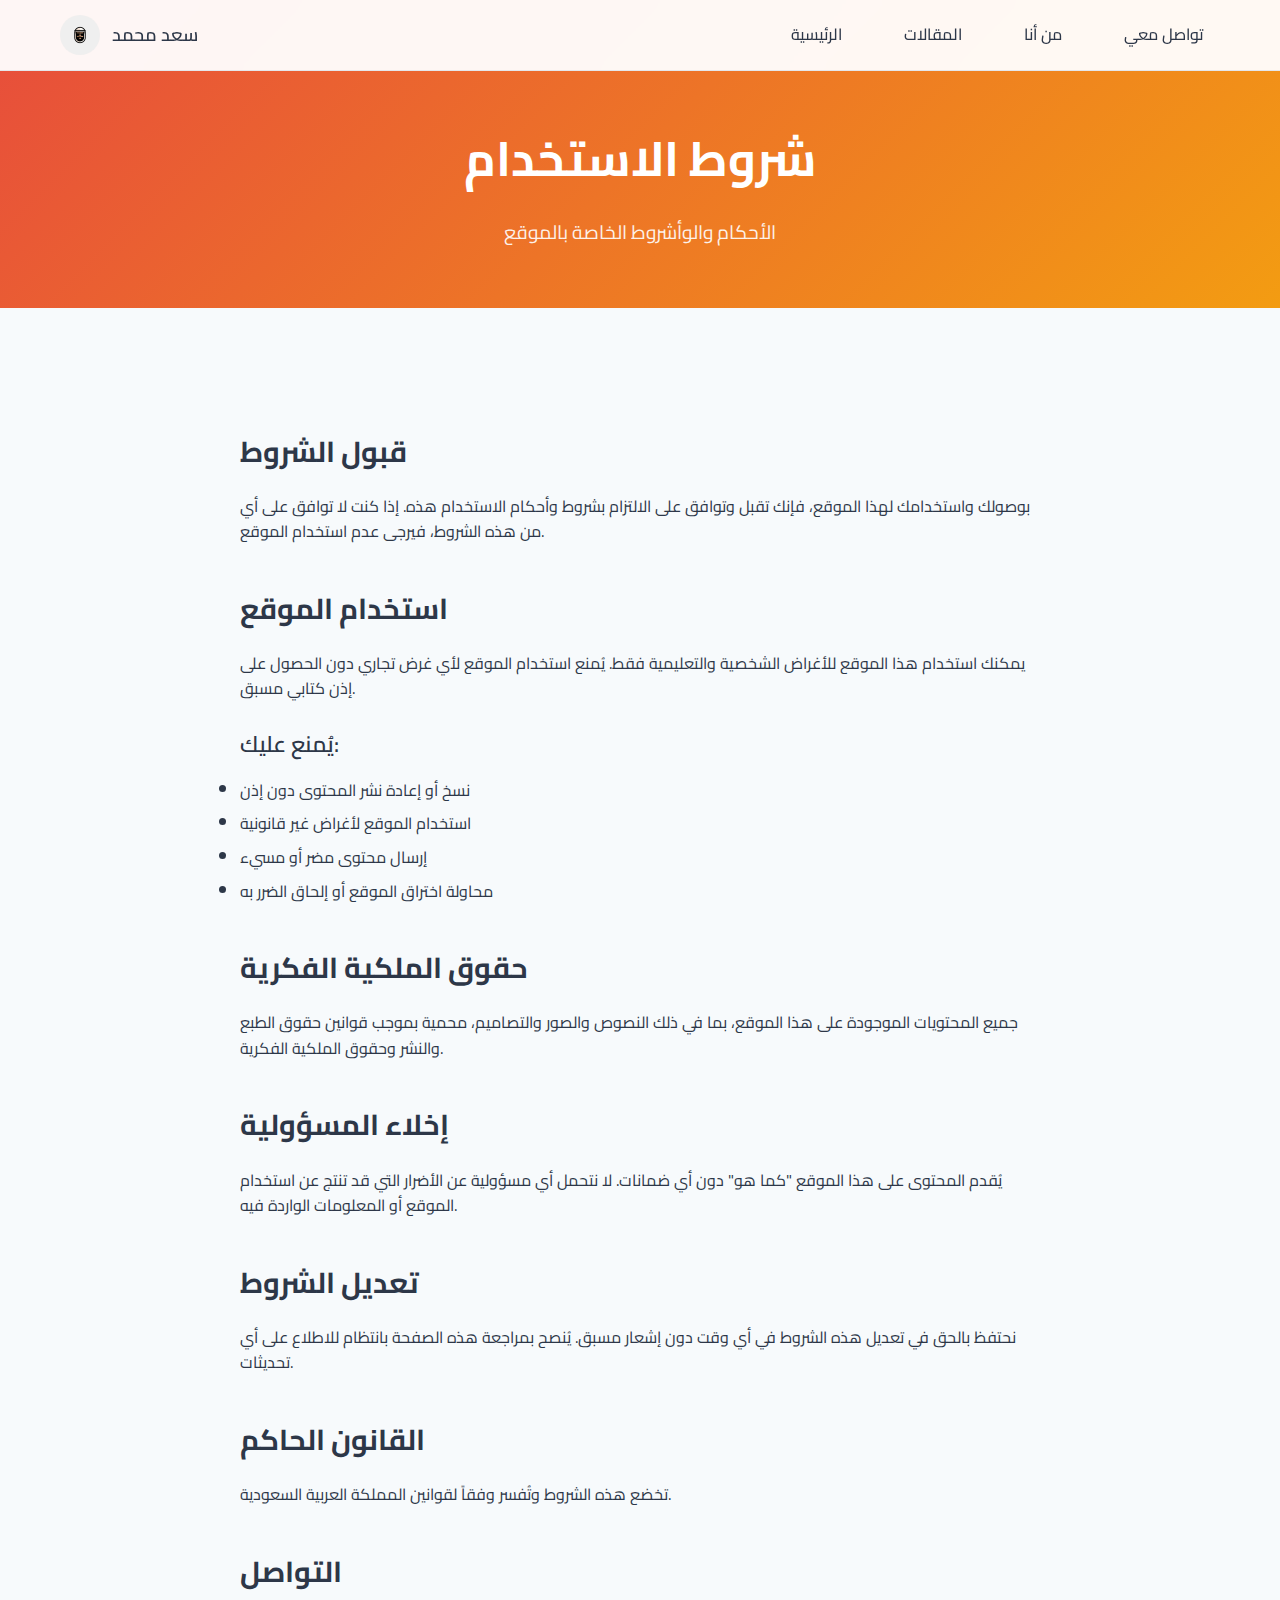
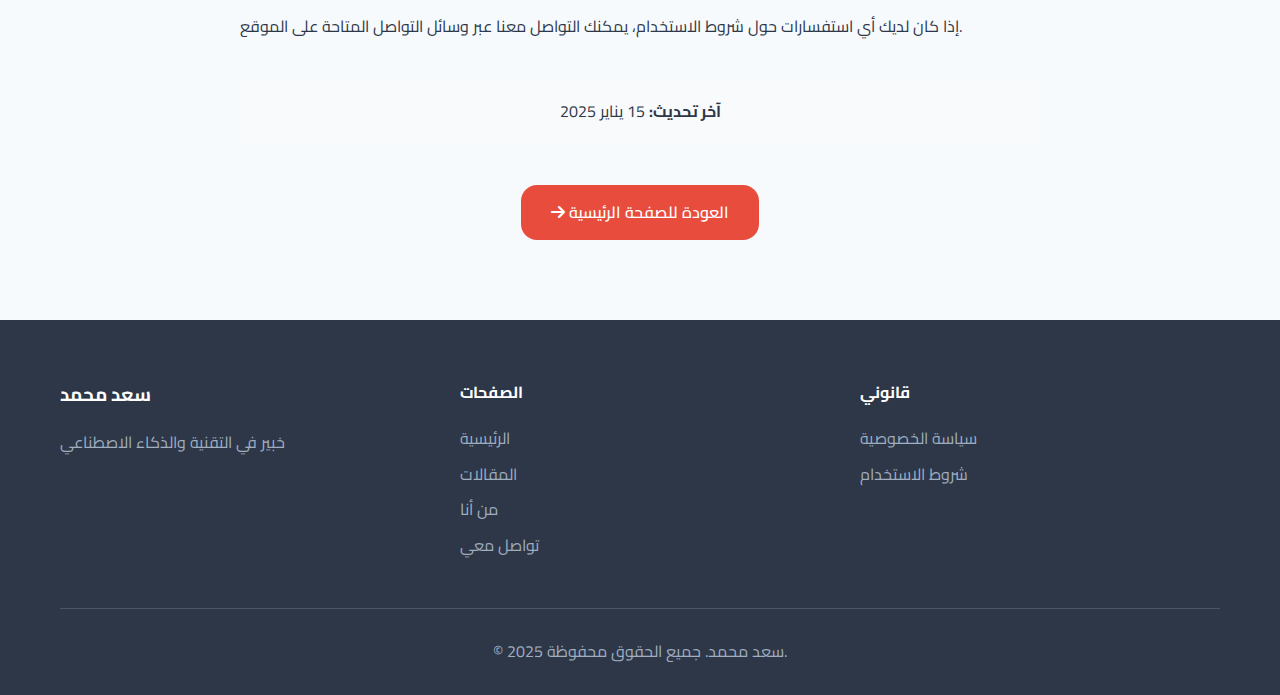
<file: terms.html>
<!DOCTYPE html>
<html lang="ar" dir="ltr">
<head>
    <meta charset="UTF-8">
    <meta name="viewport" content="width=device-width, initial-scale=1.0">
    <title>شروط الاستخدام - سعد محمد</title>
    <meta name="description" content="شروط استخدام موقع سعد محمد - الأحكام والشروط">
    <link rel="stylesheet" href="styles.css">
    <link href="https://fonts.googleapis.com/css2?family=Cairo:wght@300;400;500;600;700&display=swap" rel="stylesheet">
    <link rel="stylesheet" href="https://cdnjs.cloudflare.com/ajax/libs/font-awesome/6.0.0/css/all.min.css">
</head>
<body>
    <!-- Navigation Header -->
    <header class="header">
        <nav class="nav-container">
            <div class="logo">
                <img src="my-profile.jpg" alt="سعد محمد" class="logo-img">
                <span class="logo-text">سعد محمد</span>
            </div>
            <ul class="nav-menu">
                <li><a href="index.html" class="nav-link">الرئيسية</a></li>
                <li><a href="articles.html" class="nav-link">المقالات</a></li>
                <li><a href="about.html" class="nav-link">من أنا</a></li>
                <li><a href="contact.html" class="nav-link">تواصل معي</a></li>
            </ul>
            <div class="mobile-menu-toggle">
                <span></span>
                <span></span>
                <span></span>
            </div>
        </nav>
    </header>

    <main>
        <!-- Terms Hero Section -->
        <section class="page-hero">
            <div class="container">
                <div class="page-hero-content">
                    <h1 class="page-title">شروط الاستخدام</h1>
                    <p class="page-subtitle">الأحكام والوأشروط الخاصة بالموقع</p>
                </div>
            </div>
        </section>

        <!-- Terms Content -->
        <section class="terms-content">
            <div class="container">
                <div class="legal-content">
                    <div class="content-section">
                        <h2>قبول الشروط</h2>
                        <p>بوصولك واستخدامك لهذا الموقع، فإنك تقبل وتوافق على الالتزام بشروط وأحكام الاستخدام هذه. إذا كنت لا توافق على أي من هذه الشروط، فيرجى عدم استخدام الموقع.</p>
                    </div>

                    <div class="content-section">
                        <h2>استخدام الموقع</h2>
                        <p>يمكنك استخدام هذا الموقع للأغراض الشخصية والتعليمية فقط. يُمنع استخدام الموقع لأي غرض تجاري دون الحصول على إذن كتابي مسبق.</p>
                        
                        <h3>يُمنع عليك:</h3>
                        <ul>
                            <li>نسخ أو إعادة نشر المحتوى دون إذن</li>
                            <li>استخدام الموقع لأغراض غير قانونية</li>
                            <li>إرسال محتوى مضر أو مسيء</li>
                            <li>محاولة اختراق الموقع أو إلحاق الضرر به</li>
                        </ul>
                    </div>

                    <div class="content-section">
                        <h2>حقوق الملكية الفكرية</h2>
                        <p>جميع المحتويات الموجودة على هذا الموقع، بما في ذلك النصوص والصور والتصاميم، محمية بموجب قوانين حقوق الطبع والنشر وحقوق الملكية الفكرية.</p>
                    </div>

                    <div class="content-section">
                        <h2>إخلاء المسؤولية</h2>
                        <p>يُقدم المحتوى على هذا الموقع "كما هو" دون أي ضمانات. لا نتحمل أي مسؤولية عن الأضرار التي قد تنتج عن استخدام الموقع أو المعلومات الواردة فيه.</p>
                    </div>

                    <div class="content-section">
                        <h2>تعديل الشروط</h2>
                        <p>نحتفظ بالحق في تعديل هذه الشروط في أي وقت دون إشعار مسبق. يُنصح بمراجعة هذه الصفحة بانتظام للاطلاع على أي تحديثات.</p>
                    </div>

                    <div class="content-section">
                        <h2>القانون الحاكم</h2>
                        <p>تخضع هذه الشروط وتُفسر وفقاً لقوانين المملكة العربية السعودية.</p>
                    </div>

                    <div class="content-section">
                        <h2>التواصل</h2>
                        <p>إذا كان لديك أي استفسارات حول شروط الاستخدام، يمكنك التواصل معنا عبر وسائل التواصل المتاحة على الموقع.</p>
                    </div>

                    <div class="last-updated">
                        <p><strong>آخر تحديث:</strong> 15 يناير 2025</p>
                    </div>

                    <div class="back-link">
                        <a href="index.html" class="btn-primary">
                            <i class="fas fa-arrow-right"></i>
                            العودة للصفحة الرئيسية
                        </a>
                    </div>
                </div>
            </div>
        </section>
    </main>

    <!-- Footer -->
    <footer class="footer">
        <div class="container">
            <div class="footer-content">
                <div class="footer-section">
                    <h3>سعد محمد</h3>
                    <p>خبير في التقنية والذكاء الاصطناعي</p>
                </div>
                
                <div class="footer-section">
                    <h4>الصفحات</h4>
                    <ul class="footer-links">
                        <li><a href="index.html">الرئيسية</a></li>
                        <li><a href="articles.html">المقالات</a></li>
                        <li><a href="about.html">من أنا</a></li>
                        <li><a href="contact.html">تواصل معي</a></li>
                    </ul>
                </div>
                
                <div class="footer-section">
                    <h4>قانوني</h4>
                    <ul class="footer-links">
                        <li><a href="privacy-policy.html">سياسة الخصوصية</a></li>
                        <li><a href="terms.html">شروط الاستخدام</a></li>
                    </ul>
                </div>
            </div>
            
            <div class="footer-bottom">
                <p>&copy; 2025 سعد محمد. جميع الحقوق محفوظة.</p>
            </div>
        </div>
    </footer>

    <script src="script.js"></script>
</body>
</html>
</file>
<file: styles.css>
/* Enhanced Website Styles for Saad Mohammed */

:root {
    --primary-color: #e74c3c;
    --secondary-color: #f39c12;
    --accent-color: #27ae60;
    --text-color: #2d3748;
    --text-light: #718096;
    --background: #f7fafc;
    --white: #ffffff;
    --gray-50: #f9fafb;
    --gray-100: #f3f4f6;
    --gray-200: #e5e7eb;
    --gray-300: #d1d5db;
    --border-radius: 16px;
    --border-radius-small: 8px;
    --shadow: 0 2px 10px rgba(0, 0, 0, 0.1);
    --shadow-hover: 0 8px 30px rgba(0, 0, 0, 0.12);
    --shadow-large: 0 20px 60px rgba(0, 0, 0, 0.1);
    --transition: all 0.3s cubic-bezier(0.4, 0, 0.2, 1);
}

/* Dark mode variables */
:root.dark-mode {
    --text-color: #f7fafc;
    --text-light: #a0aec0;
    --background: #1a202c;
    --white: #2d3748;
    --gray-50: #2d3748;
    --gray-100: #4a5568;
    --gray-200: #718096;
    --shadow: 0 2px 10px rgba(0, 0, 0, 0.3);
    --shadow-hover: 0 8px 30px rgba(0, 0, 0, 0.4);
}

/* Reviews Page Styles */
.reviews-content {
    padding: 60px 0;
}

.filter-categories {
    display: flex;
    justify-content: center;
    gap: 15px;
    margin-bottom: 40px;
    flex-wrap: wrap;
}

.filter-btn {
    padding: 12px 24px;
    border: 2px solid var(--primary-color);
    background: transparent;
    color: var(--primary-color);
    border-radius: var(--border-radius);
    cursor: pointer;
    font-weight: 600;
    transition: var(--transition);
    font-family: 'Cairo', sans-serif;
}

.filter-btn:hover,
.filter-btn.active {
    background: var(--primary-color);
    color: white;
}

.reviews-grid {
    display: grid;
    grid-template-columns: repeat(auto-fit, minmax(350px, 1fr));
    gap: 30px;
    margin-top: 40px;
}

.review-card {
    background: var(--white);
    border-radius: var(--border-radius);
    overflow: hidden;
    box-shadow: var(--shadow);
    transition: var(--transition);
}

.review-card:hover {
    transform: translateY(-5px);
    box-shadow: var(--shadow-hover);
}

.review-image {
    position: relative;
    height: 200px;
    overflow: hidden;
}

.review-image img {
    width: 100%;
    height: 100%;
    object-fit: cover;
    transition: var(--transition);
}

.review-card:hover .review-image img {
    transform: scale(1.05);
}

.review-rating {
    position: absolute;
    top: 15px;
    right: 15px;
    background: rgba(0, 0, 0, 0.8);
    color: white;
    padding: 8px 12px;
    border-radius: var(--border-radius-small);
    display: flex;
    align-items: center;
    gap: 8px;
}

.stars {
    color: #ffd700;
}

.rating-number {
    font-weight: 600;
    font-size: 14px;
}

.review-content {
    padding: 20px;
}

.review-title {
    font-size: 1.3rem;
    font-weight: 600;
    margin-bottom: 10px;
    color: var(--text-color);
}

.review-description {
    color: var(--text-light);
    margin-bottom: 15px;
    line-height: 1.6;
}

.review-details {
    display: flex;
    justify-content: space-between;
    align-items: center;
    margin-bottom: 15px;
    font-size: 14px;
}

.price-range {
    color: var(--primary-color);
    font-weight: 600;
}

.location {
    color: var(--text-light);
    display: flex;
    align-items: center;
    gap: 5px;
}

.review-tags {
    display: flex;
    flex-wrap: wrap;
    gap: 8px;
}

.tag {
    background: var(--gray-100);
    color: var(--text-color);
    padding: 4px 12px;
    border-radius: 20px;
    font-size: 12px;
    font-weight: 500;
}

@media (max-width: 768px) {
    .filter-categories {
        gap: 10px;
    }
    
    .filter-btn {
        padding: 10px 20px;
        font-size: 14px;
    }
    
    .reviews-grid {
        grid-template-columns: 1fr;
        gap: 20px;
    }
    
    .review-details {
        flex-direction: column;
        align-items: flex-start;
        gap: 8px;
    }
}

* {
    margin: 0;
    padding: 0;
    box-sizing: border-box;
}

body {
    font-family: 'Cairo', sans-serif;
    background: var(--background);
    color: var(--text-color);
    line-height: 1.6;
    overflow-x: hidden;
    transition: var(--transition);
}

.container {
    max-width: 1200px;
    margin: 0 auto;
    padding: 0 20px;
}

/* Header Styles */
.header {
    position: fixed;
    top: 0;
    left: 0;
    right: 0;
    background: rgba(255, 255, 255, 0.95);
    backdrop-filter: blur(10px);
    border-bottom: 1px solid var(--gray-200);
    z-index: 1000;
    transition: var(--transition);
}

.nav-container {
    max-width: 1200px;
    margin: 0 auto;
    padding: 0 20px;
    display: flex;
    align-items: center;
    justify-content: space-between;
    height: 70px;
}

.logo {
    display: flex;
    align-items: center;
    gap: 12px;
    font-weight: 600;
    color: var(--text-color);
    text-decoration: none;
}

.logo a {
    display: flex;
    align-items: center;
    gap: 12px;
    text-decoration: none;
    color: inherit;
}

.logo-img {
    width: 40px;
    height: 40px;
    border-radius: 50%;
    object-fit: cover;
}

.logo-text {
    font-size: 18px;
    font-weight: 600;
}

.nav-menu {
    display: flex;
    list-style: none;
    gap: 30px;
    align-items: center;
}

.nav-link {
    color: var(--text-color);
    text-decoration: none;
    font-weight: 500;
    padding: 8px 16px;
    border-radius: var(--border-radius-small);
    transition: var(--transition);
    position: relative;
}

.nav-link:hover,
.nav-link.active {
    color: var(--primary-color);
    background: var(--gray-50);
}

.mobile-menu-toggle {
    display: none;
    flex-direction: column;
    cursor: pointer;
    gap: 4px;
}

.mobile-menu-toggle span {
    width: 25px;
    height: 3px;
    background: var(--text-color);
    border-radius: 2px;
    transition: var(--transition);
}

/* Page Hero Styles */
.page-hero {
    padding: 120px 0 60px;
    background: linear-gradient(135deg, var(--primary-color) 0%, var(--secondary-color) 100%);
    color: white;
    text-align: center;
}

.page-hero-content {
    max-width: 800px;
    margin: 0 auto;
}

.page-title {
    font-size: 3rem;
    font-weight: 700;
    margin-bottom: 20px;
}

.page-subtitle {
    font-size: 1.2rem;
    opacity: 0.9;
    max-width: 600px;
    margin: 0 auto;
}

/* Hero Section */
.hero-section {
    padding: 120px 0 80px;
    text-align: center;
}

.hero-content {
    max-width: 600px;
    margin: 0 auto;
}

.profile-section {
    margin-bottom: 60px;
}

.profile-image {
    position: relative;
    display: inline-block;
    margin-bottom: 30px;
}

.profile-image img {
    width: 150px;
    height: 150px;
    border-radius: 50%;
    object-fit: cover;
    border: 4px solid var(--white);
    box-shadow: var(--shadow-large);
    transition: var(--transition);
}

.profile-image img:hover {
    transform: scale(1.05);
    box-shadow: var(--shadow-hover);
}

.hero-title {
    font-size: 3rem;
    font-weight: 700;
    color: var(--text-color);
    margin-bottom: 15px;
}

.hero-subtitle {
    font-size: 1.5rem;
    color: var(--primary-color);
    font-weight: 600;
    margin-bottom: 20px;
}

.hero-description {
    font-size: 1.1rem;
    color: var(--text-light);
    margin-bottom: 40px;
    line-height: 1.7;
}

/* Social Links */
.social-links-container {
    display: flex;
    flex-direction: column;
    gap: 16px;
    margin-bottom: 40px;
    max-width: 400px;
    margin-left: auto;
    margin-right: auto;
}

.social-link {
    display: flex;
    align-items: center;
    padding: 16px 20px;
    background: var(--white);
    border-radius: var(--border-radius);
    text-decoration: none;
    color: var(--text-color);
    box-shadow: var(--shadow);
    transition: var(--transition);
    position: relative;
    overflow: hidden;
    border: 2px solid transparent;
}

.social-link:hover {
    transform: translateY(-2px) scale(1.02);
    box-shadow: var(--shadow-hover);
    border-color: var(--primary-color);
}

.social-icon {
    font-size: 24px;
    margin-left: 15px;
    transition: var(--transition);
}

.platform-name {
    flex: 1;
    font-weight: 500;
    font-size: 16px;
    text-align: center;
}

.number {
    font-size: 14px;
    font-weight: 600;
    color: var(--text-light);
    opacity: 0.7;
    margin-left: 15px;
    transition: var(--transition);
}

.social-link:hover .number {
    opacity: 1;
    color: var(--primary-color);
}

/* Articles Section */
.articles-section {
    padding: 80px 0;
    background: var(--gray-50);
}

.section-header {
    text-align: center;
    margin-bottom: 60px;
}

.section-title {
    font-size: 2.5rem;
    font-weight: 700;
    color: var(--text-color);
    margin-bottom: 15px;
}

.section-subtitle {
    font-size: 1.2rem;
    color: var(--text-light);
    max-width: 600px;
    margin: 0 auto;
}

.articles-grid-section {
    padding: 80px 0;
}

.articles-grid {
    display: grid;
    grid-template-columns: repeat(auto-fit, minmax(350px, 1fr));
    gap: 30px;
    margin-bottom: 50px;
}

/* Article card styles removed - replaced with gradient cards */

/* Article styles removed - replaced with gradient cards */

/* Gradient Cards Styles */
.gradient-card {
    background: var(--white);
    border-radius: var(--border-radius);
    overflow: hidden;
    box-shadow: var(--shadow);
    transition: var(--transition);
    cursor: pointer;
}

.gradient-card:hover {
    transform: translateY(-10px);
    box-shadow: var(--shadow-hover);
}

.gradient-bg {
    height: 200px;
    display: flex;
    align-items: center;
    justify-content: center;
    position: relative;
    overflow: hidden;
}

.gradient-bg::before {
    content: '';
    position: absolute;
    top: 0;
    left: 0;
    right: 0;
    bottom: 0;
    background: inherit;
    transition: var(--transition);
}

.gradient-bg:hover::before {
    transform: scale(1.1);
}

.gradient-bg i {
    font-size: 4rem;
    color: rgba(255, 255, 255, 0.95);
    text-shadow: 0 4px 15px rgba(0, 0, 0, 0.3);
    z-index: 2;
    position: relative;
    transition: var(--transition);
}

.gradient-card:hover .gradient-bg i {
    transform: scale(1.2) rotate(5deg);
}

/* خلفيات متدرجة للبطاقات */
.ai-gradient {
    background: linear-gradient(135deg, #e74c3c 0%, #c0392b 100%);
}

.finance-gradient {
    background: linear-gradient(135deg, #f39c12 0%, #e67e22 100%);
}

.tech-gradient {
    background: linear-gradient(135deg, #27ae60 0%, #2ecc71 100%);
}

.card-content {
    padding: 25px;
    text-align: center;
}

.card-title {
    font-size: 1.4rem;
    font-weight: 600;
    color: var(--text-color);
    margin-bottom: 12px;
}

.card-description {
    color: var(--text-light);
    line-height: 1.6;
    font-size: 0.95rem;
}

/* Article content styles removed - replaced with gradient cards */

.articles-cta {
    text-align: center;
}

.btn-primary {
    display: inline-block;
    background: var(--primary-color);
    color: white;
    padding: 15px 30px;
    border-radius: var(--border-radius);
    text-decoration: none;
    font-weight: 600;
    transition: var(--transition);
    border: none;
    cursor: pointer;
}

.btn-primary:hover {
    background: var(--accent-color);
    transform: translateY(-2px);
    box-shadow: var(--shadow-hover);
}

/* Article page styles removed - no longer needed */

.lead {
    font-size: 1.3rem;
    font-weight: 500;
    color: var(--primary-color);
    margin-bottom: 30px;
    border-right: 4px solid var(--primary-color);
    padding-right: 20px;
}

/* Special Boxes */
.tip-box,
.highlight-box,
.warning-box {
    padding: 20px;
    border-radius: var(--border-radius);
    margin: 30px 0;
    border-right: 4px solid;
}

.tip-box {
    background: #f0f9ff;
    border-color: #0ea5e9;
}

.tip-box i {
    color: #0ea5e9;
    margin-left: 10px;
    font-size: 1.2rem;
}

.highlight-box {
    background: #fefce8;
    border-color: #eab308;
}

.warning-box {
    background: #fef2f2;
    border-color: #ef4444;
}

.warning-box i {
    color: #ef4444;
    margin-left: 10px;
    font-size: 1.2rem;
}

.action-plan {
    background: var(--gray-50);
    padding: 30px;
    border-radius: var(--border-radius);
    margin: 30px 0;
}

.call-to-action {
    background: var(--primary-color);
    color: white;
    padding: 40px;
    border-radius: var(--border-radius);
    text-align: center;
    margin: 40px 0;
}

.call-to-action h3 {
    margin-bottom: 15px;
    color: white;
}

.call-to-action p {
    margin-bottom: 25px;
    opacity: 0.9;
}

.call-to-action .btn-primary {
    background: white;
    color: var(--primary-color);
}

.call-to-action .btn-primary:hover {
    background: var(--gray-100);
}

/* Related Articles */
.related-articles {
    padding: 60px 0;
    background: var(--gray-50);
}

.related-articles h2 {
    text-align: center;
    margin-bottom: 40px;
    font-size: 2rem;
    color: var(--text-color);
}

.related-grid {
    display: grid;
    grid-template-columns: repeat(auto-fit, minmax(300px, 1fr));
    gap: 30px;
    max-width: 800px;
    margin: 0 auto;
}

.related-card {
    background: var(--white);
    border-radius: var(--border-radius);
    overflow: hidden;
    box-shadow: var(--shadow);
    transition: var(--transition);
}

.related-card:hover {
    transform: translateY(-3px);
    box-shadow: var(--shadow-hover);
}

.related-card img {
    width: 100%;
    height: 150px;
    object-fit: cover;
}

.related-card h3 {
    padding: 20px;
    font-size: 1.1rem;
    margin: 0;
}

.related-card a {
    color: var(--text-color);
    text-decoration: none;
}

.related-card a:hover {
    color: var(--primary-color);
}

/* About Page Styles */
.about-content {
    padding: 80px 0;
}

.about-grid {
    display: grid;
    grid-template-columns: 2fr 1fr;
    gap: 60px;
    align-items: start;
}

.content-section {
    margin-bottom: 40px;
}

.content-section h2 {
    font-size: 2rem;
    font-weight: 700;
    margin-bottom: 20px;
    color: var(--text-color);
}

.content-section h3 {
    font-size: 1.5rem;
    font-weight: 600;
    margin-bottom: 15px;
    color: var(--text-color);
}

.features-list {
    list-style: none;
    padding: 0;
}

.features-list li {
    display: flex;
    align-items: center;
    margin-bottom: 12px;
    padding: 10px 0;
}

.features-list i {
    color: var(--primary-color);
    margin-left: 15px;
    font-size: 1.1rem;
}

.skills-grid {
    display: grid;
    grid-template-columns: repeat(auto-fit, minmax(250px, 1fr));
    gap: 25px;
    margin-top: 20px;
}

.skill-item {
    background: var(--white);
    padding: 25px;
    border-radius: var(--border-radius);
    box-shadow: var(--shadow);
    text-align: center;
    transition: var(--transition);
}

.skill-item:hover {
    transform: translateY(-3px);
    box-shadow: var(--shadow-hover);
}

.skill-icon {
    font-size: 2.5rem;
    color: var(--primary-color);
    margin-bottom: 15px;
}

.skill-item h4 {
    font-size: 1.2rem;
    font-weight: 600;
    margin-bottom: 10px;
    color: var(--text-color);
}

.skill-item p {
    color: var(--text-light);
    font-size: 0.95rem;
}

/* Contact Page Styles */
.contact-content {
    padding: 80px 0;
}

.contact-methods {
    display: grid;
    grid-template-columns: repeat(auto-fit, minmax(280px, 1fr));
    gap: 30px;
    margin-bottom: 60px;
}

.contact-method {
    background: var(--white);
    padding: 30px;
    border-radius: var(--border-radius);
    box-shadow: var(--shadow);
    text-align: center;
    transition: var(--transition);
}

.contact-method:hover {
    transform: translateY(-5px);
    box-shadow: var(--shadow-hover);
}

.method-icon {
    font-size: 3rem;
    margin-bottom: 20px;
}

.method-icon .fa-whatsapp { color: #25D366; }
.method-icon .fa-snapchat-ghost { color: #FFFC00; }
.method-icon .fa-tiktok { color: #000000; }
.method-icon .fa-play-circle { color: #53fc18; }

.method-content h3 {
    font-size: 1.3rem;
    font-weight: 600;
    margin-bottom: 10px;
    color: var(--text-color);
}

.method-content p {
    color: var(--text-light);
    margin-bottom: 15px;
}

.method-link {
    color: var(--primary-color);
    text-decoration: none;
    font-weight: 600;
    transition: var(--transition);
}

.method-link:hover {
    color: var(--accent-color);
}

/* Legal Pages Styles */
.terms-content,
.privacy-content {
    padding: 80px 0;
}

.legal-content {
    max-width: 800px;
    margin: 0 auto;
}

.legal-content h2 {
    font-size: 1.8rem;
    font-weight: 700;
    margin: 40px 0 20px 0;
    color: var(--text-color);
}

.legal-content h3 {
    font-size: 1.4rem;
    font-weight: 600;
    margin: 25px 0 15px 0;
    color: var(--text-color);
}

.legal-content ul {
    margin: 15px 0;
    padding-right: 25px;
}

.legal-content li {
    margin-bottom: 8px;
}

.last-updated {
    background: var(--gray-50);
    padding: 20px;
    border-radius: var(--border-radius);
    margin: 40px 0;
    text-align: center;
}

.back-link {
    text-align: center;
    margin-top: 40px;
}

/* Footer */
.footer {
    background: var(--text-color);
    color: white;
    padding: 60px 0 30px;
}

.footer-content {
    display: grid;
    grid-template-columns: repeat(auto-fit, minmax(250px, 1fr));
    gap: 40px;
    margin-bottom: 40px;
}

.footer-section h3,
.footer-section h4 {
    margin-bottom: 20px;
    color: white;
}

.footer-section p {
    color: #a0aec0;
    line-height: 1.6;
}

.footer-links {
    list-style: none;
}

.footer-links li {
    margin-bottom: 10px;
}

.footer-links a {
    color: #a0aec0;
    text-decoration: none;
    transition: var(--transition);
}

.footer-links a:hover {
    color: var(--primary-color);
}

.footer-bottom {
    text-align: center;
    padding-top: 30px;
    border-top: 1px solid #4a5568;
}

.footer-bottom p {
    color: #a0aec0;
}

/* Videos Section */
.videos-section {
    padding: 80px 0;
    background: var(--gray-50);
}

.videos-grid {
    display: grid;
    grid-template-columns: repeat(auto-fit, minmax(350px, 1fr));
    gap: 30px;
    margin-bottom: 40px;
}

.video-card {
    background: var(--white);
    border-radius: var(--border-radius);
    overflow: hidden;
    box-shadow: var(--shadow);
    transition: var(--transition);
}

.video-card:hover {
    transform: translateY(-5px);
    box-shadow: var(--shadow-hover);
}

.video-embed {
    position: relative;
    padding-bottom: 177.8%; /* 9:16 aspect ratio for TikTok */
    height: 0;
    overflow: hidden;
    background: #000;
}

.video-embed iframe {
    position: absolute;
    top: 0;
    left: 0;
    width: 100%;
    height: 100%;
    border: none;
}

.video-info {
    padding: 20px;
}

.video-title {
    font-size: 1.2rem;
    font-weight: 600;
    color: var(--text-color);
    margin-bottom: 8px;
}

.video-description {
    color: var(--text-light);
    font-size: 0.9rem;
    line-height: 1.5;
    margin-bottom: 15px;
}

.video-stats {
    display: flex;
    gap: 20px;
    font-size: 0.85rem;
    color: var(--text-light);
}

.video-stats span {
    display: flex;
    align-items: center;
    gap: 5px;
}

.video-stats i {
    color: var(--primary-color);
}

.videos-cta {
    text-align: center;
    margin-top: 40px;
}

.videos-cta .btn-primary {
    display: inline-flex;
    align-items: center;
    gap: 10px;
    padding: 15px 30px;
    font-size: 1rem;
    background: linear-gradient(135deg, #ff0050 0%, #ff4d6d 100%);
    border: none;
    border-radius: var(--border-radius);
    color: white;
    text-decoration: none;
    font-weight: 600;
    transition: var(--transition);
    box-shadow: 0 4px 15px rgba(255, 0, 80, 0.3);
}

.videos-cta .btn-primary:hover {
    transform: translateY(-2px);
    box-shadow: 0 8px 25px rgba(255, 0, 80, 0.4);
}

.videos-cta .btn-primary i {
    font-size: 1.2rem;
}

/* Ad Section */
.ad-section {
    margin: 40px 0;
    text-align: center;
    padding: 20px;
    background: var(--gray-50);
    border-radius: var(--border-radius);
    border: 1px solid var(--gray-200);
}

/* Icon Colors */
.snapchat-icon { color: #FFFC00; }
.tiktok-icon { color: #000000; }
.kick-icon { color: #53fc18; }
.whatsapp-icon { color: #25D366; }

/* Responsive Design */
@media (max-width: 768px) {
    .nav-menu {
        position: fixed;
        top: 70px;
        left: -100%;
        width: 100%;
        height: calc(100vh - 70px);
        background: var(--white);
        flex-direction: column;
        justify-content: start;
        padding-top: 50px;
        transition: var(--transition);
        box-shadow: var(--shadow);
    }
    
    .nav-menu.active {
        left: 0;
    }
    
    .mobile-menu-toggle {
        display: flex;
    }
    
    .page-title {
        font-size: 2.5rem;
    }
    
    .hero-title {
        font-size: 2.5rem;
    }
    
    .hero-subtitle {
        font-size: 1.3rem;
    }
    
    .section-title {
        font-size: 2rem;
    }
    
    .articles-grid {
        grid-template-columns: 1fr;
        gap: 20px;
    }
    
    .gradient-card {
        margin-bottom: 20px;
    }
    
    .videos-grid {
        grid-template-columns: 1fr;
        gap: 20px;
    }
    
    .video-embed {
        padding-bottom: 177.8%; /* Keep TikTok aspect ratio */
    }
    
    .footer-content {
        grid-template-columns: 1fr;
        gap: 30px;
    }
    
    .social-links-container {
        max-width: 100%;
    }
    
    .about-grid {
        grid-template-columns: 1fr;
        gap: 40px;
    }
    
    .skills-grid {
        grid-template-columns: 1fr;
    }
    
    /* Article styles removed from mobile */
    
    .contact-methods {
        grid-template-columns: 1fr;
    }
}

@media (max-width: 480px) {
    .container {
        padding: 0 15px;
    }
    
    .hero-section {
        padding: 100px 0 60px;
    }
    
    .page-hero {
        padding: 100px 0 50px;
    }
    
    .profile-image img {
        width: 120px;
        height: 120px;
    }
    
    .hero-title,
    .page-title {
        font-size: 2rem;
    }
    
    .social-link {
        padding: 14px 16px;
    }
    
    .platform-name {
        font-size: 14px;
    }
    
    /* Article featured image styles removed */
    
    .tip-box,
    .highlight-box,
    .warning-box,
    .action-plan,
    .call-to-action {
        padding: 20px;
    }
    
    .videos-grid {
        grid-template-columns: 1fr;
        gap: 15px;
    }
    
    .video-info {
        padding: 15px;
    }
    
    .videos-cta .btn-primary {
        padding: 12px 20px;
        font-size: 0.9rem;
    }
}

/* Animation Classes */
.fade-in {
    opacity: 0;
    transform: translateY(30px);
    transition: all 0.6s ease;
}

.fade-in.visible {
    opacity: 1;
    transform: translateY(0);
}

/* Loading Animation */
@keyframes pulse {
    0%, 100% { opacity: 1; }
    50% { opacity: 0.5; }
}

.loading {
    animation: pulse 1.5s ease-in-out infinite;
}

/* Focus Styles for Accessibility */
.nav-link:focus,
.social-link:focus,
.btn-primary:focus {
    outline: 2px solid var(--primary-color);
    outline-offset: 2px;
}

/* Print Styles */
@media print {
    .header,
    .footer,
    .ad-section {
        display: none;
    }
    
    body {
        background: white;
        color: black;
    }
}
</file>
